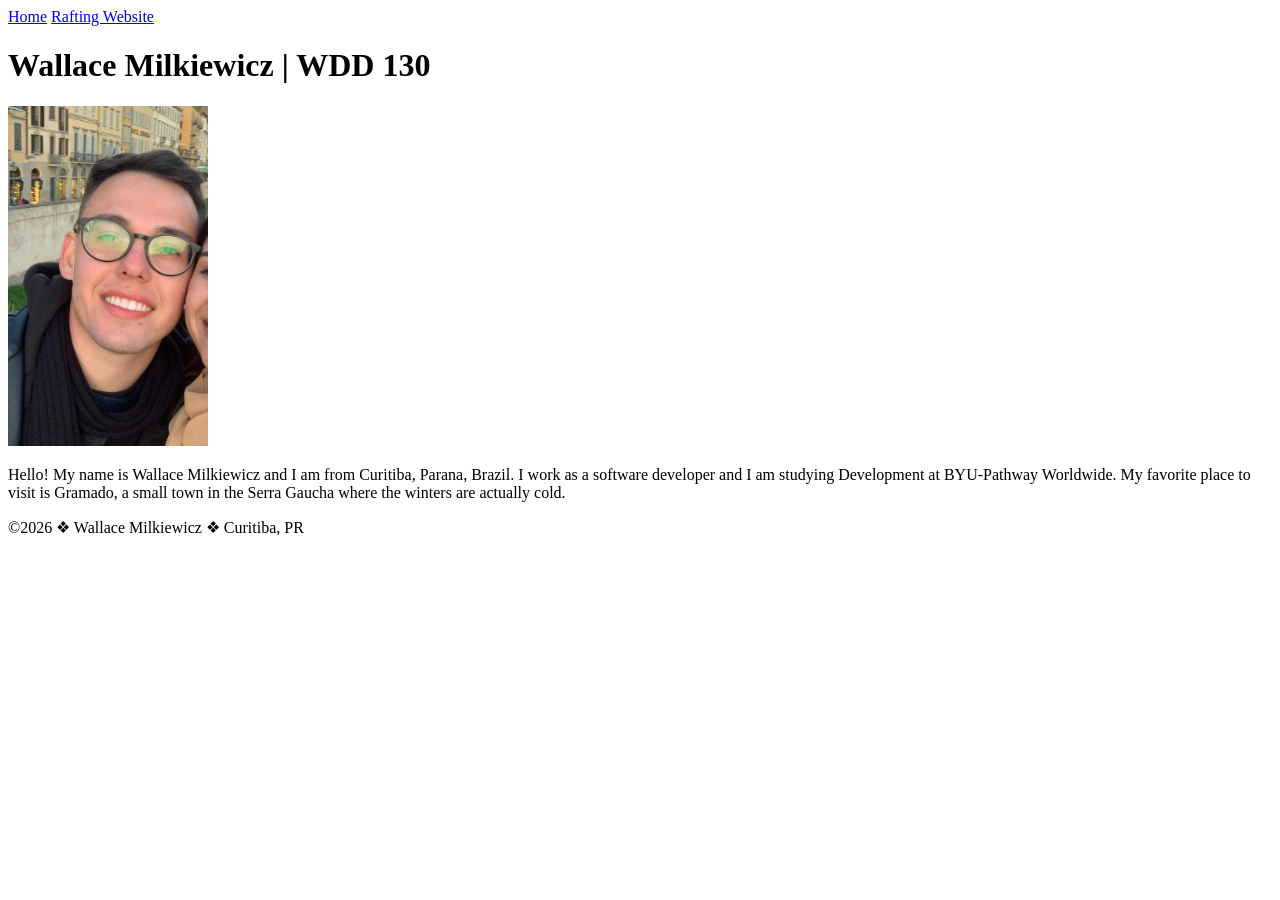
<file: index.html>
<!DOCTYPE html>
<html lang="en-US">
  <head>
    <meta charset="utf-8">
    <meta name="viewport" content="width=device-width,initial-scale=1.0">
    <title>Wallace Milkiewicz | WDD 130</title>
  </head>
  <body>
    <header>
      <nav>
        <a href="#">Home</a>
        <a href="wwr/">Rafting Website</a>
      </nav>
    </header>
    <main>
      <h1>Wallace Milkiewicz | WDD 130</h1>
      <img src="images/profile.jpg" alt="Hello, my name is Wallace Milkiewicz" width="200">
      <p>Hello! My name is Wallace Milkiewicz and I am from Curitiba, Parana, Brazil. I work as a
      software developer and I am studying Development at BYU-Pathway Worldwide. My
      favorite place to visit is Gramado, a small town in the Serra Gaucha where the winters are
      actually cold.</p>
    </main>
    <footer>
      <p>&copy;2026 &#10070; Wallace Milkiewicz &#10070; Curitiba, PR</p>
    </footer>
  </body>
</html>
</file>
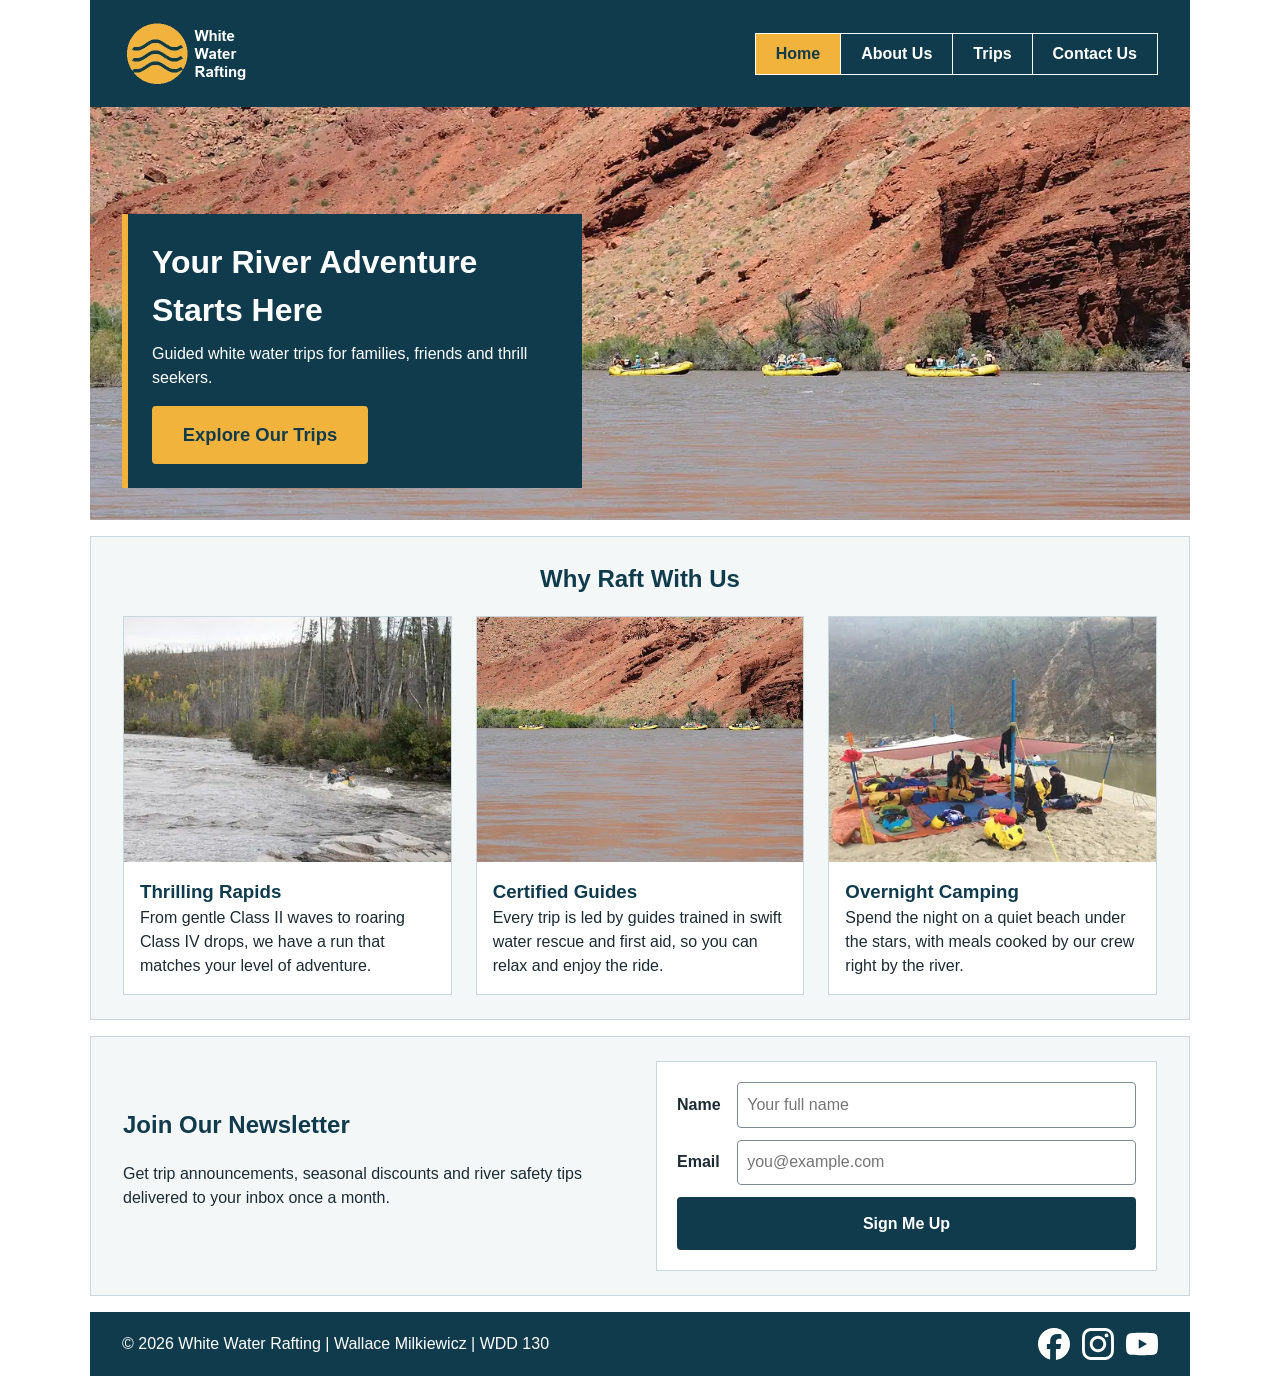
<file: wwr/index.html>
<!DOCTYPE html>
<html lang="en-US">
<head>
  <meta charset="utf-8">
  <meta name="viewport" content="width=device-width, initial-scale=1">
  <meta name="description" content="White Water Rafting offers guided half-day, full-day and overnight river trips in Utah. See what makes our rafting adventures special and sign up for our newsletter.">
  <meta name="author" content="Wallace Milkiewicz">
  <title>Home | White Water Rafting</title>
  <link rel="icon" type="image/webp" href="images/logo.webp">
  <link rel="stylesheet" href="styles/rafting.css">
</head>
<body>
  <header>
    <img src="images/logo.webp" alt="White Water Rafting logo: yellow circle with blue waves" width="300" height="150">
    <nav>
      <a href="index.html" class="active">Home</a>
      <a href="about.html">About Us</a>
      <a href="trips.html">Trips</a>
      <a href="contact.html">Contact Us</a>
    </nav>
  </header>

  <main>
    <section class="home-hero">
      <img src="images/home-hero.webp" alt="Four yellow rafts floating down a wide river beneath red canyon cliffs" width="1400" height="525">
      <div class="hero-message">
        <h1>Your River Adventure Starts Here</h1>
        <p>Guided white water trips for families, friends and thrill seekers.</p>
        <a href="trips.html" class="cta">Explore Our Trips</a>
      </div>
    </section>

    <section class="offerings">
      <h2>Why Raft With Us</h2>
      <div class="offer-grid">
        <article>
          <img src="images/adventure1.webp" alt="Raft paddling through a rocky rapid on a forested river" width="400" height="300" loading="lazy">
          <h3>Thrilling Rapids</h3>
          <p>From gentle Class II waves to roaring Class IV drops, we have a run that matches your level of adventure.</p>
        </article>
        <article>
          <img src="images/history.webp" alt="Four yellow rafts floating on a wide river beneath red canyon cliffs" width="600" height="400" loading="lazy">
          <h3>Certified Guides</h3>
          <p>Every trip is led by guides trained in swift water rescue and first aid, so you can relax and enjoy the ride.</p>
        </article>
        <article>
          <img src="images/adventure4.webp" alt="Rafters resting under a tarp shelter at a sandy riverside campsite" width="400" height="300" loading="lazy">
          <h3>Overnight Camping</h3>
          <p>Spend the night on a quiet beach under the stars, with meals cooked by our crew right by the river.</p>
        </article>
      </div>
    </section>

    <section class="newsletter">
      <div class="newsletter-text">
        <h2>Join Our Newsletter</h2>
        <p>Get trip announcements, seasonal discounts and river safety tips delivered to your inbox once a month.</p>
      </div>
      <form method="get" action="index.html" class="newsletter-form">
        <label for="fullname">Name</label>
        <input type="text" id="fullname" name="fullname" placeholder="Your full name" required>

        <label for="useremail">Email</label>
        <input type="email" id="useremail" name="useremail" placeholder="you@example.com" required>

        <button type="submit">Sign Me Up</button>
      </form>
    </section>
  </main>

  <footer>
    <p>&copy; 2026 White Water Rafting | Wallace Milkiewicz | WDD 130</p>
    <nav class="socialmedia">
      <a href="https://www.facebook.com" target="_blank" rel="noopener">
        <img src="images/facebook.svg" alt="Facebook" width="32" height="32">
      </a>
      <a href="https://www.instagram.com" target="_blank" rel="noopener">
        <img src="images/instagram.svg" alt="Instagram" width="32" height="32">
      </a>
      <a href="https://www.youtube.com" target="_blank" rel="noopener">
        <img src="images/youtube.svg" alt="YouTube" width="32" height="32">
      </a>
    </nav>
  </footer>
</body>
</html>
</file>
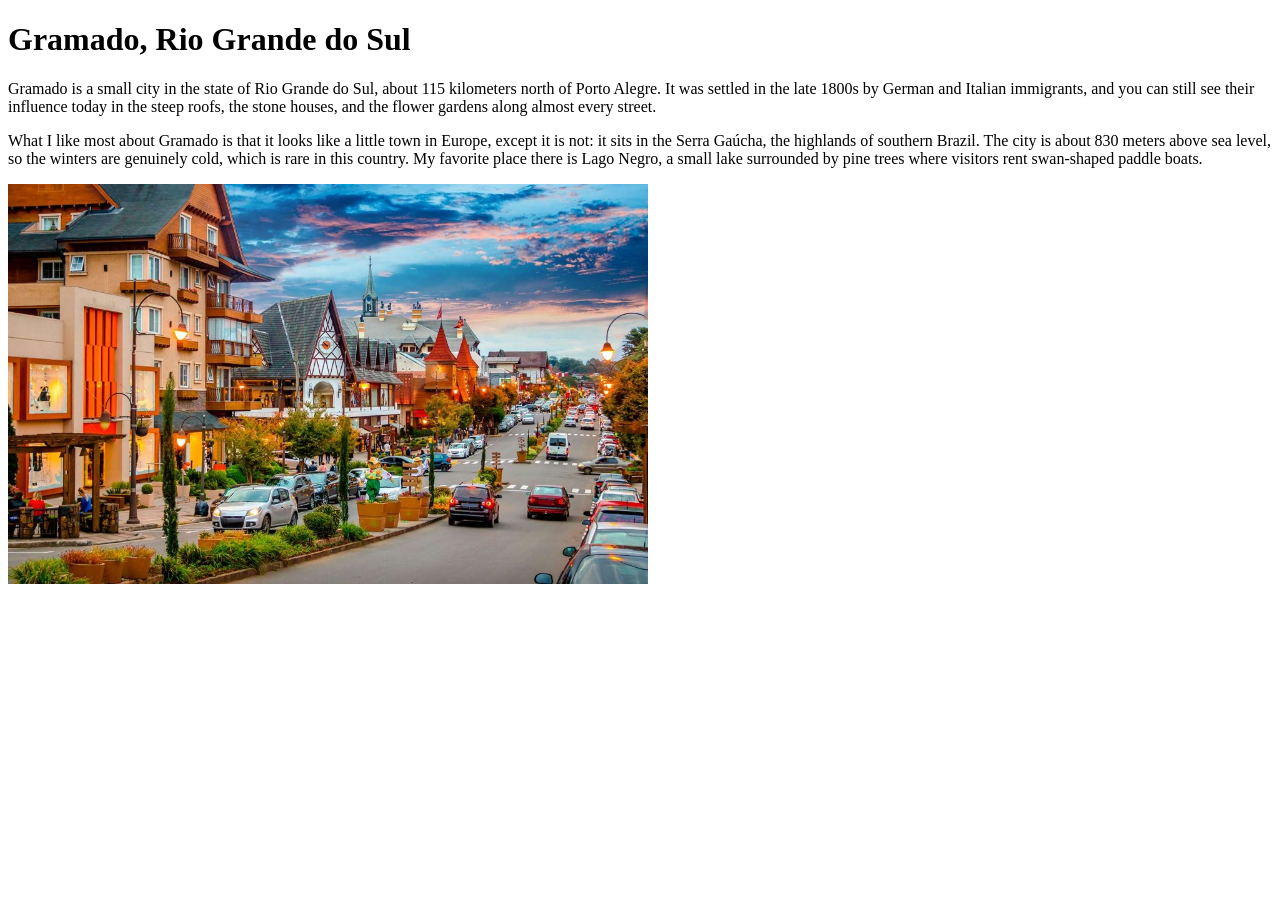
<file: week01/favorite-city.html>
<!DOCTYPE html>
<html lang="en">
<head>
    <meta charset="UTF-8">
    <meta name="viewport" content="width=device-width, initial-scale=1.0">
    <title>My Favorite City - Gramado</title>
</head>
<body>
    <h1>Gramado, Rio Grande do Sul</h1>

    <p>Gramado is a small city in the state of Rio Grande do Sul, about 115 kilometers north
    of Porto Alegre. It was settled in the late 1800s by German and Italian immigrants, and you
    can still see their influence today in the steep roofs, the stone houses, and the flower
    gardens along almost every street.</p>

    <p>What I like most about Gramado is that it looks like a little town in Europe, except it
    is not: it sits in the Serra Gaúcha, the highlands of southern Brazil. The city is about 830
    meters above sea level, so the winters are genuinely cold, which is rare in this country. My
    favorite place there is Lago Negro, a small lake surrounded by pine trees where visitors rent
    swan-shaped paddle boats.</p>

    <img src="images/gramado.jpg"
         alt="Main avenue of Gramado at dusk: half-timbered buildings with steep roofs and a clock tower, glowing shop windows, flower planters along the median, and cars lining the street"
         width="640">
</body>
</html>
</file>
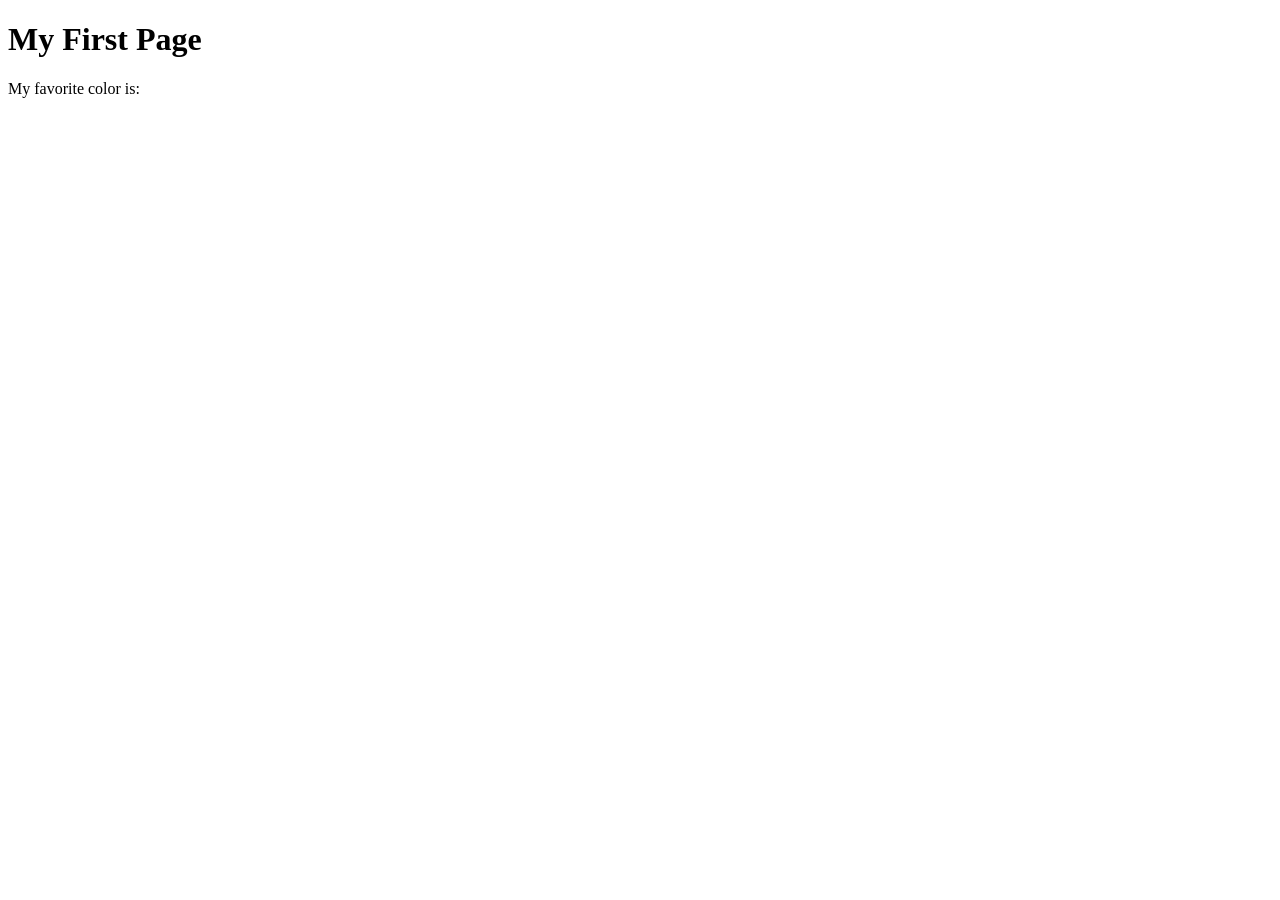
<file: week01/first-page.html>
<!DOCTYPE html>
<html lang="en">
<head>
    <meta charset="UTF-8">
    <meta name="viewport" content="width=device-width, initial-scale=1.0">
    <title>My First Page</title>
</head>
<body>
    <h1>My First Page</h1>
    <p>My favorite color is: </p>
</body>
</html>
</file>
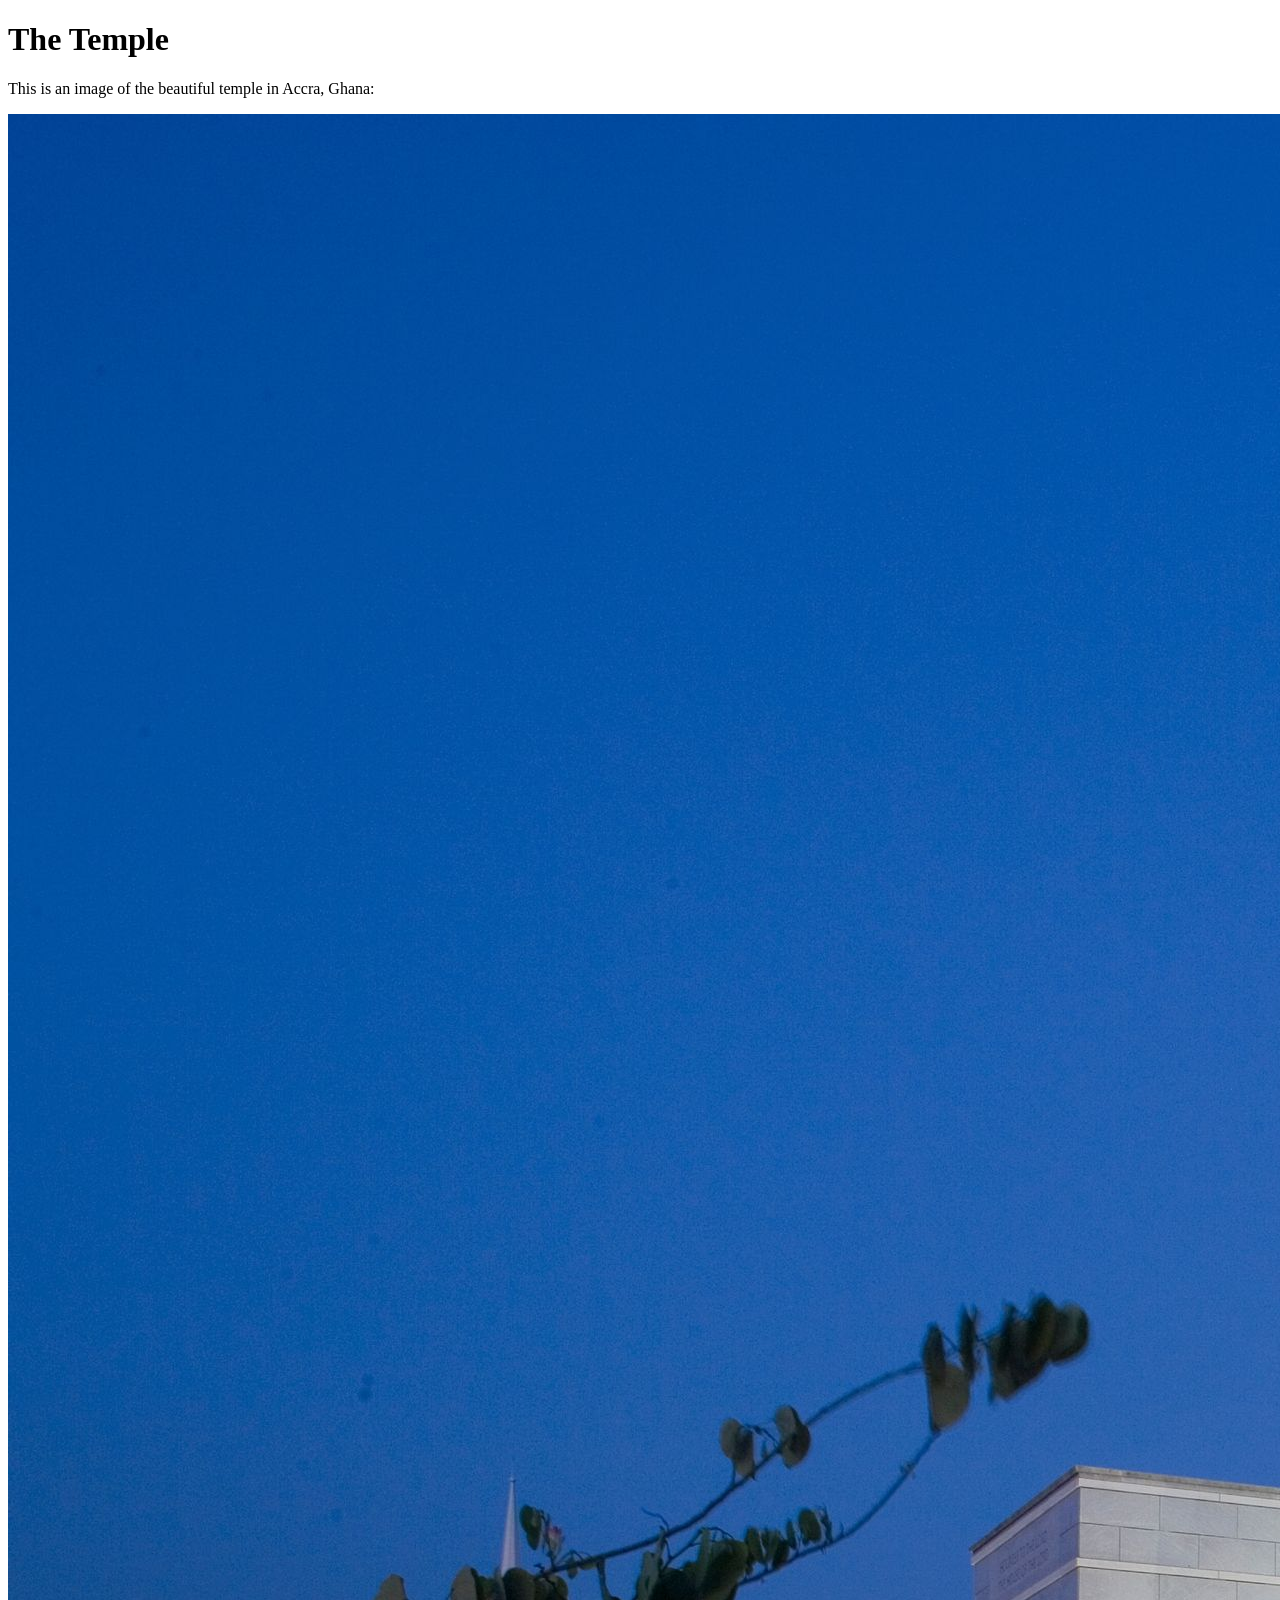
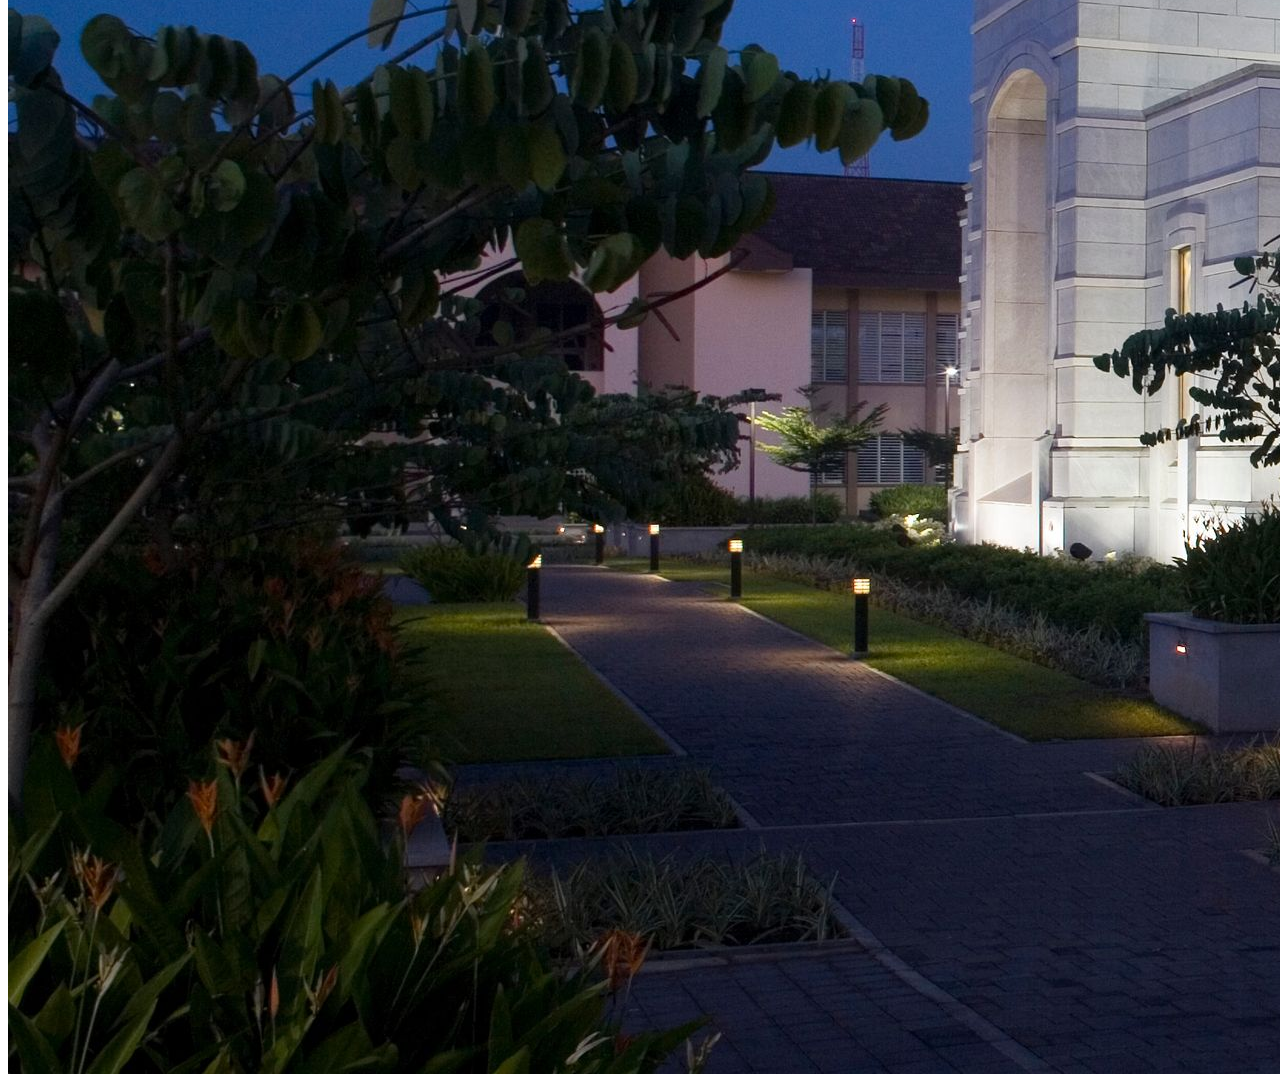
<file: week01/images.html>
<!DOCTYPE html>
<html lang="en">
<head>
    <meta charset="UTF-8">
    <meta name="viewport" content="width=device-width, initial-scale=1.0">
    <title>Temple Image</title>
</head>
<body>
    <h1>The Temple</h1>
    <p>This is an image of the beautiful temple in Accra, Ghana:</p>
    <img src="images/temple-large.jpeg" alt="The Accra Ghana Temple">
    
</body>
</html>
</file>
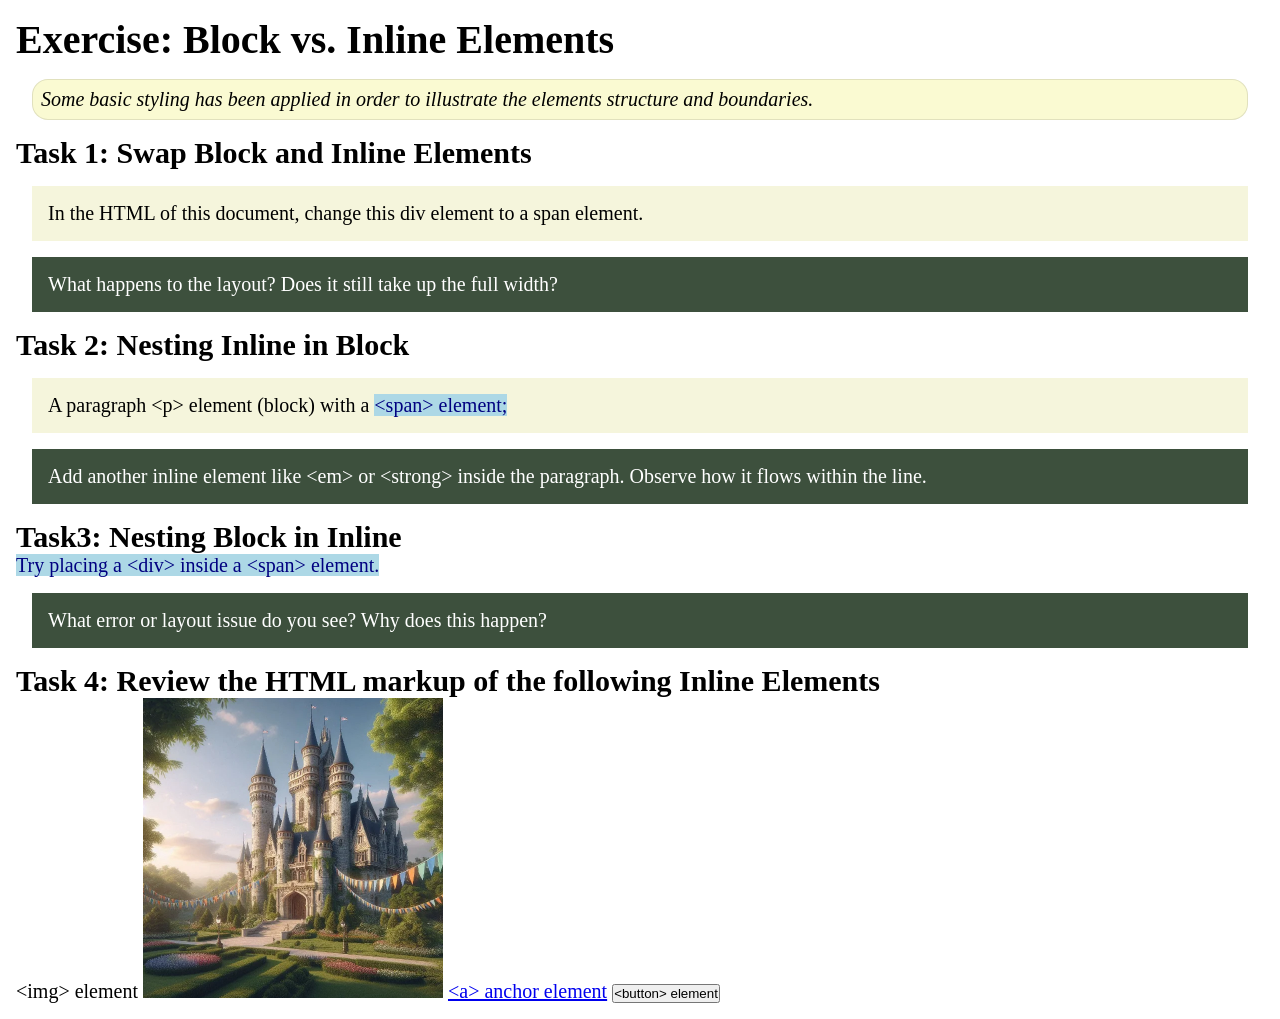
<file: week02/block-vs-inline.html>
<!DOCTYPE html>
<html lang="en">

<head>
    <meta charset="UTF-8">
    <meta name="viewport" content="width=device-width, initial-scale=1.0">
    <title>Exercise: Block vs. Inline Elements</title>
    <link rel="stylesheet" href="styles/block-vs-inline.css">
</head>

<body>
    <main>
        <h1>Exercise: Block vs. Inline Elements</h1>
        <p class="note">Some basic styling has been applied in order to illustrate the elements structure and
            boundaries.</p>

        <h2>Task 1: Swap Block and Inline Elements</h2>
        <div>In the HTML of this document, change this div element to a span element.</div>

        <p class="question">What happens to the layout? Does it still take up the full width?</p>

        <h2>Task 2: Nesting Inline in Block</h2>
        <p>A paragraph &lt;p&gt; element (block) with a <span>&lt;span&gt; element;</span></p>
        <p class="question">Add another inline element like &lt;em&gt; or &lt;strong&gt; inside the paragraph. Observe
            how it flows within the line.</p>

        <h2>Task3: Nesting Block in Inline</h2>
        <span>Try placing a &lt;div&gt; inside a &lt;span&gt; element.</span>
            <p class="question">What error or layout issue do you see? Why does this happen?</p>


            <h2>Task 4: Review the HTML markup of the following Inline Elements</h2>
        &lt;img&gt; element
        <img src="images/castle.webp" alt="placeholder image (images are inline)" width="300" height="300">
        <a href="https://churchofjesuschrist.org">&lt;a&gt; anchor element</a>
        <button type="button">&lt;button&gt; element</button>
    </main>
</body>

</html>
</file>
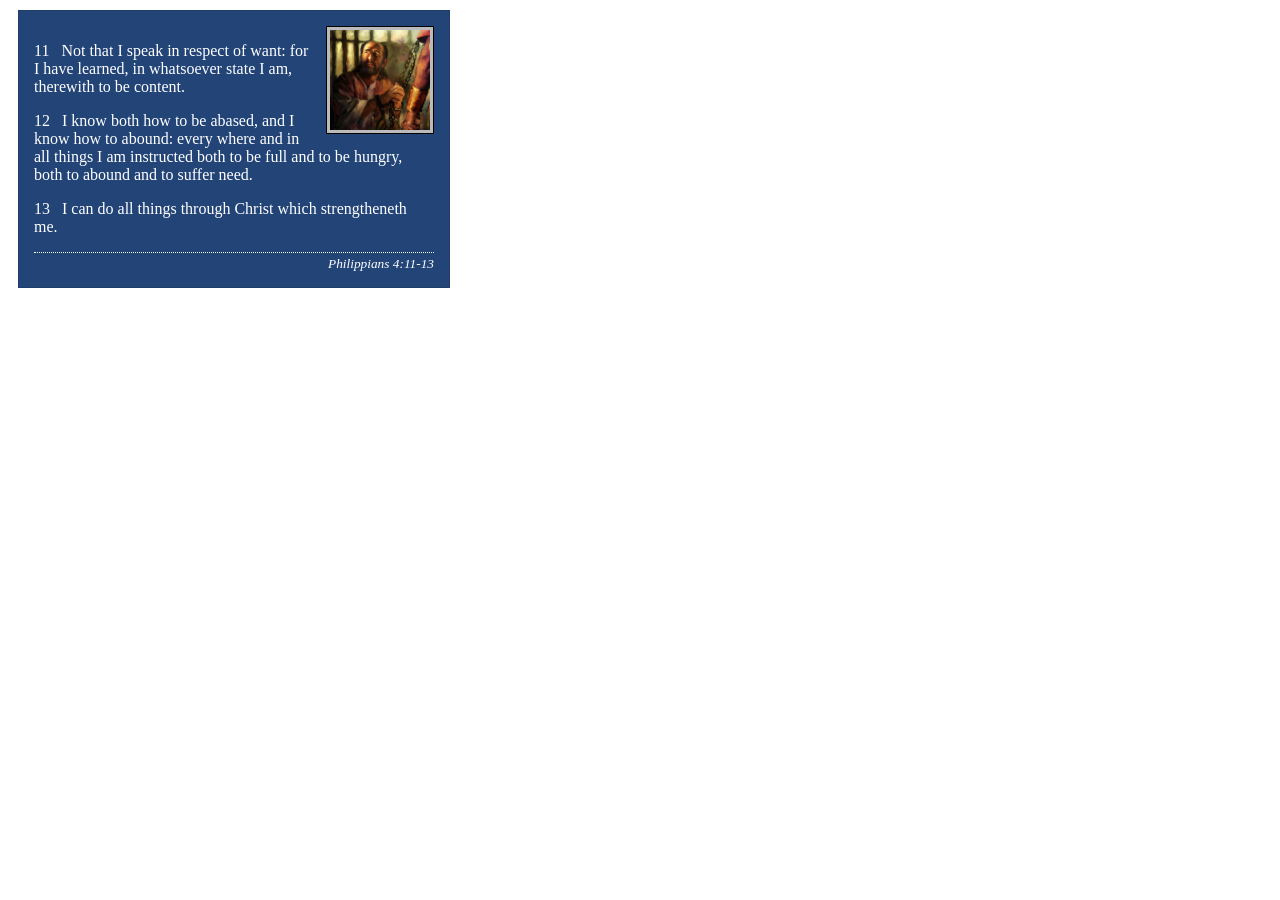
<file: week02/box-model-solution.html>
<!DOCTYPE html>
<html lang="en">
<head>
    <meta charset="UTF-8">
    <meta name="viewport" content="width=device-width, initial-scale=1.0">
    <title>Box Model Activity</title>
    <link rel="stylesheet" href="styles/box-model-solution.css">
</head>
<body>
    <main>
        <div class="callout">
            <img src="images/apostle-paul-imprisoned.webp" alt="Paul the Apostle - Imprisoned in Rome" width="200" height="200">
            <blockquote>
                <p>11 &nbsp; Not that I speak in respect of want: for I have learned, in whatsoever state I am, therewith to be content.</p>
                <p>12 &nbsp; I know both how to be abased, and I know how to abound: every where and in all things I am instructed both to be full and to be hungry, both to abound and to suffer need.</p>
                <p>13 &nbsp; I can do all things through Christ which strengtheneth me.</p>
            </blockquote>
            <cite>Philippians 4:11-13</cite>
        </div>
    </main>
</body>
</html>
</file>
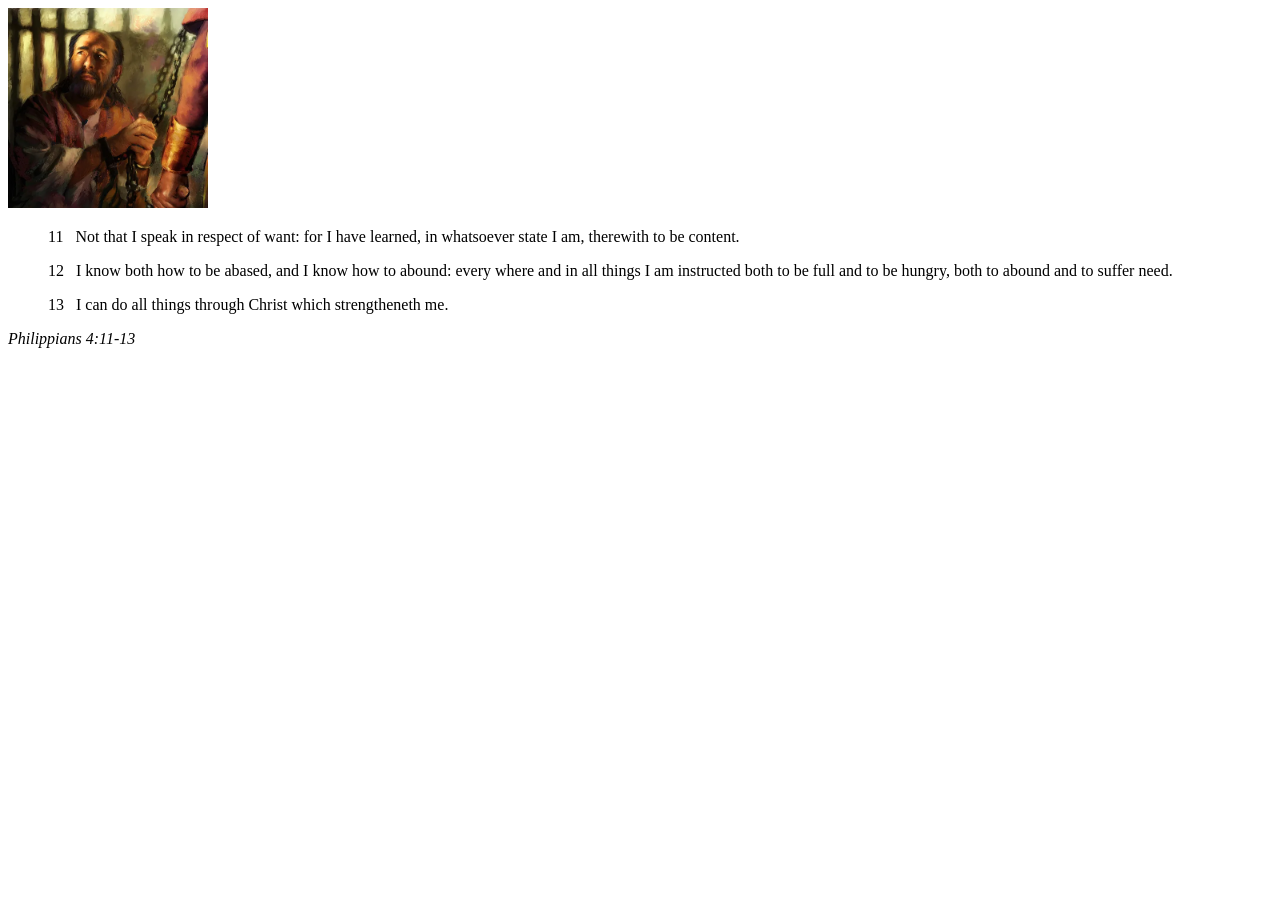
<file: week02/box-model.html>
<!DOCTYPE html>
<html lang="en">
<head>
    <meta charset="UTF-8">
    <meta name="viewport" content="width=device-width, initial-scale=1.0">
    <title>Box Model Activity</title>
</head>
<body>
    <main>
        <div class="callout">
            <img src="images/apostle-paul-imprisoned.webp" alt="Paul the Apostle - Imprisoned in Rome" width="200" height="200">
            <blockquote>
                <p>11 &nbsp; Not that I speak in respect of want: for I have learned, in whatsoever state I am, therewith to be content.</p>
                <p>12 &nbsp; I know both how to be abased, and I know how to abound: every where and in all things I am instructed both to be full and to be hungry, both to abound and to suffer need.</p>
                <p>13 &nbsp; I can do all things through Christ which strengtheneth me.</p>
            </blockquote>
            <cite>Philippians 4:11-13</cite>
        </div>
    </main>
</body>
</html>
</file>
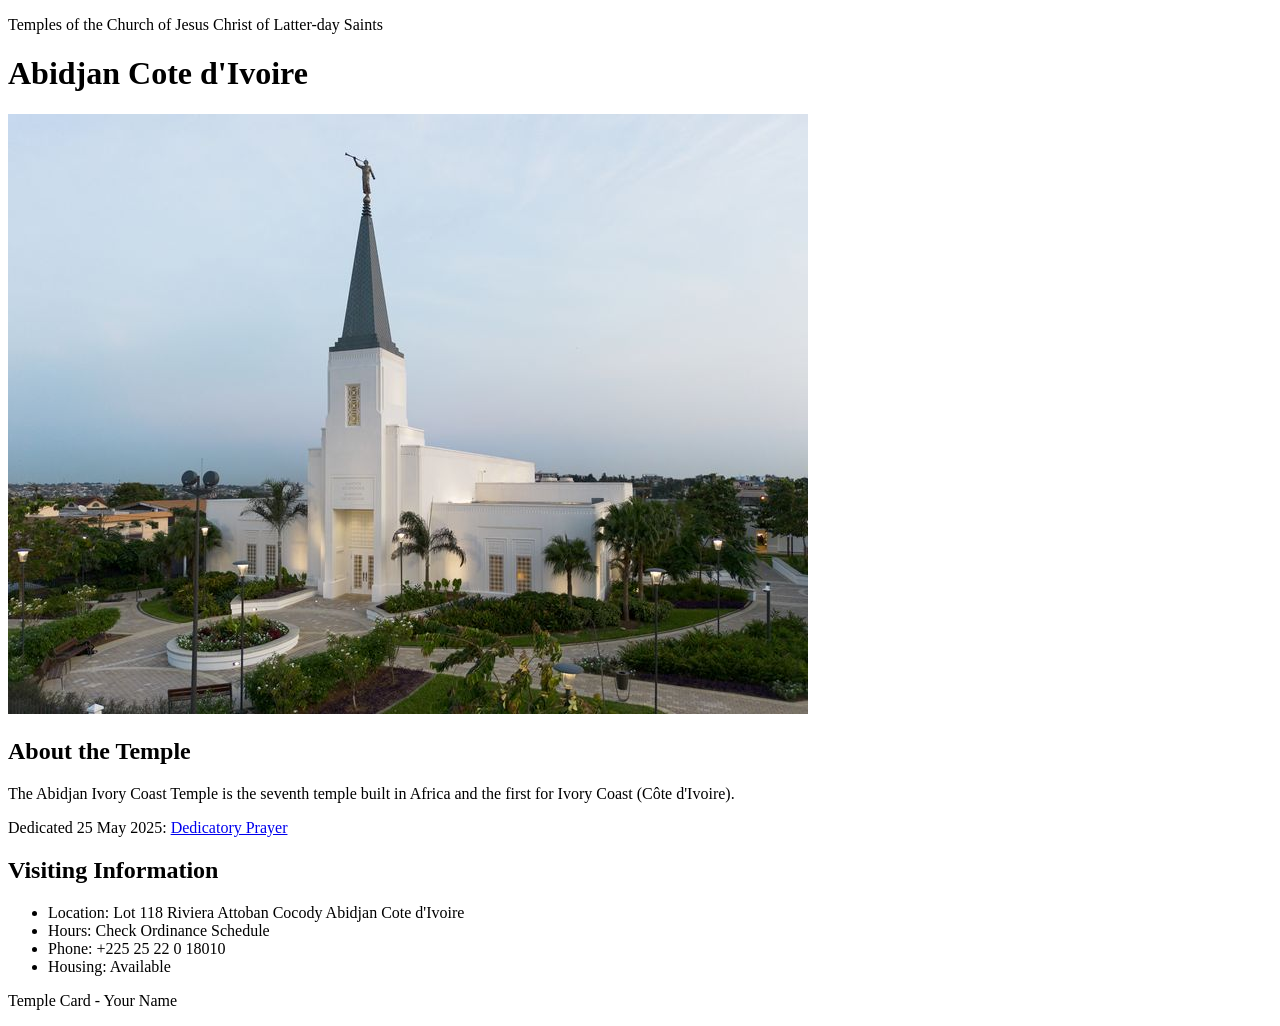
<file: week02/temple.html>
<!DOCTYPE html>
<html lang="en">

<head>
    <meta charset="UTF-8">
    <meta name="viewport" content="width=device-width, initial-scale=1.0">
    <title>Temple Card - Abidjan Cote d'Ivoire</title>
</head>

<body>
    <header>
        <p>Temples of the Church of Jesus Christ of Latter-day Saints</p>
    </header>
    <main>
        <h1>Abidjan Cote d'Ivoire</h1>
        <picture>
            <img src="images/abidjan-ivory-coast.jpeg" alt="Abidjan Cote d'Ivoire Temple">
        </picture>
        <section>
            <h2>About the Temple</h2>
            <p>The Abidjan Ivory Coast Temple is the seventh temple built in Africa and the first for Ivory Coast (Côte
                d'Ivoire).</p>
            <p>Dedicated 25 May 2025: <a
                    href="https://www.churchofjesuschrist.org/temples/dedicatory-prayer/abidjan-ivory-coast-temple/2025-05-25?lang=eng"
                    target="_blank" rel="noopener noreferrer">Dedicatory Prayer</a></p>
        </section>
        <section>
            <h2>Visiting Information</h2>
            <ul>
                <li>Location: Lot 118 Riviera Attoban Cocody Abidjan Cote d'Ivoire</li>
                <li>Hours: Check Ordinance Schedule</li>
                <li>Phone: +225 25 22 0 18010</li>
                <li>Housing: Available</li>
            </ul>
        </section>
    </main>
    <footer>
        <p>Temple Card - Your Name</p>
    </footer>
</body>

</html>
</file>
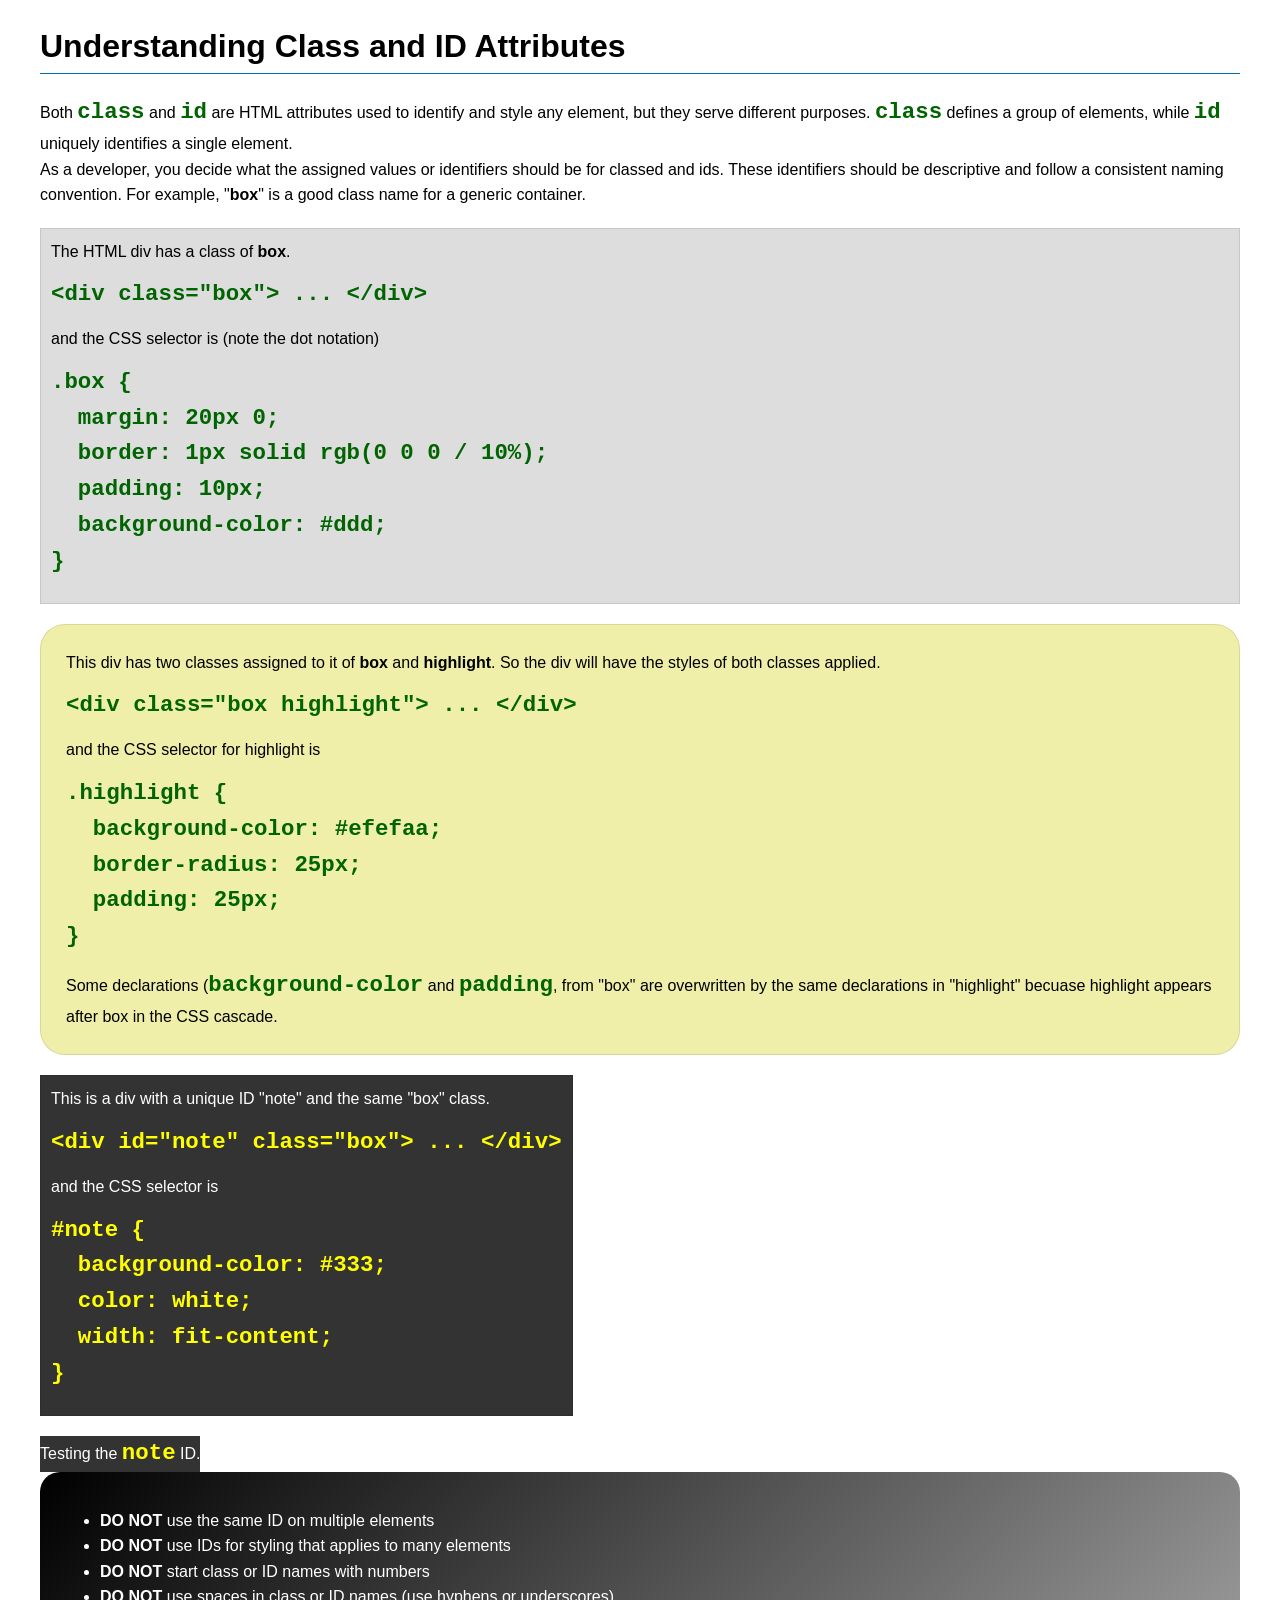
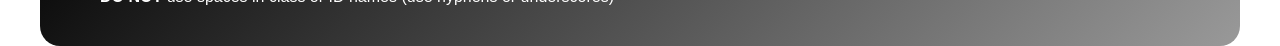
<file: week03/class-and-id.html>
<!DOCTYPE html>
<html lang="en">

<head>
    <meta charset="UTF-8">
    <meta name="viewport" content="width=device-width, initial-scale=1.0">
    <title>Class vs ID Attributes</title>
    <link rel="stylesheet" href="styles/class-and-id.css">
</head>

<body>
    <h1>Understanding Class and ID Attributes</h1>
    <p>Both <code>class</code> and <code>id</code> are HTML attributes used to identify and style any element, but they
        serve different purposes. <code>class</code> defines a group of elements, while <code>id</code> uniquely
        identifies a single element.</p>
    <p>As a developer, you decide what the assigned values or identifiers should be for classed and ids. These
        identifiers should be
        descriptive and follow a consistent naming convention. For example, "<strong>box</strong>" is a good class name
        for a generic container.</p>
    <div class="box">
        <p>The HTML div has a class of <strong>box</strong>.</p>
        <pre><code class="html">&lt;div class="box"&gt; ... &lt;/div&gt;</code></pre>
        and the CSS selector is (note the dot notation)
        <pre><code class="css">.box {
  margin: 20px 0;
  border: 1px solid rgb(0 0 0 / 10%);
  padding: 10px;
  background-color: #ddd; 
}</code></pre>
    </div>

    <div class="box highlight">
        <p>This div has two classes assigned to it of <strong>box</strong> and <strong>highlight</strong>. So the div
            will have the styles of both classes applied.</p>
        <pre><code class="html">&lt;div class="box highlight"&gt; ... &lt;/div&gt;</code></pre>
        and the CSS selector for highlight is
        <pre><code class="css">.highlight {
  background-color: #efefaa;
  border-radius: 25px;
  padding: 25px;
}</code></pre>
<p>Some declarations (<code>background-color</code> and <code>padding</code>, from "box" are overwritten by the same declarations in "highlight" becuase highlight appears after box in the CSS cascade.</p>
    </div>

    <div id="note" class="box">
        <p>This is a div with a unique ID "note" and the same "box" class.</p>
        <pre><code class="html">&lt;div id="note" class="box"&gt; ... &lt;/div&gt;</code></pre>
        and the CSS selector is
        <pre><code class="css">#note {
  background-color: #333;
  color: white;
  width: fit-content;
}</code></pre>
    </div>

    <div id="note">
        <p>Testing the <code>note</code> ID.</p>
    </div>

    <section id="best-practice">
        <ul>
            <li><strong>DO NOT</strong> use the same ID on multiple elements</li>
            <li><strong>DO NOT</strong> use IDs for styling that applies to many elements</li>
            <li><strong>DO NOT</strong> start class or ID names with numbers</li>
            <li><strong>DO NOT</strong> use spaces in class or ID names (use hyphens or underscores)</li>
        </ul>
    </section>




</body>

</html>
</file>
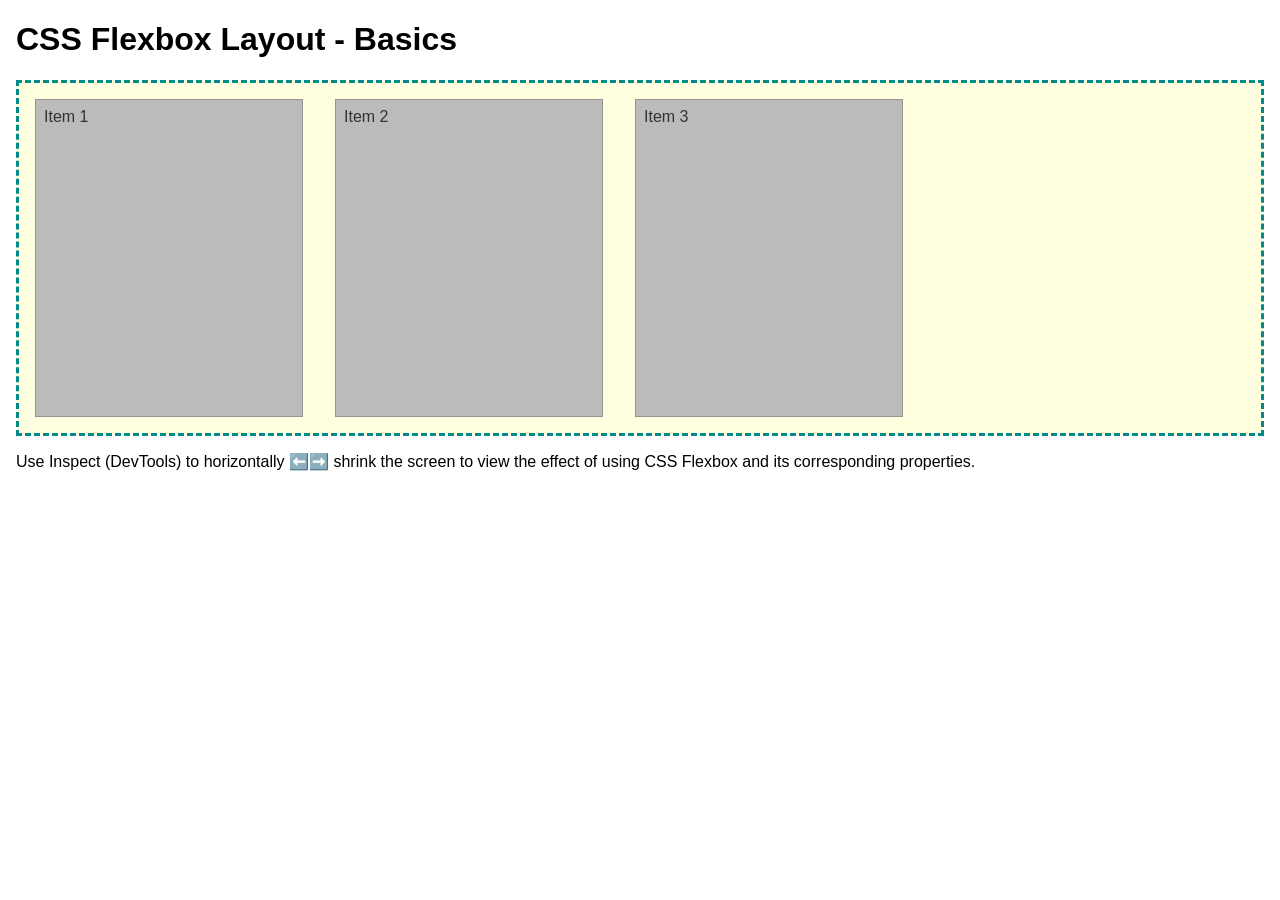
<file: week04/flexbox-layout.html>
<!DOCTYPE html>
<html lang="en">
<head>
    <meta charset="UTF-8">
    <meta name="viewport" content="width=device-width, initial-scale=1.0">
    <title>CSS Flexbox Layout - Basics</title>
    <link rel="stylesheet" href="styles/flexbox.css">
</head>
<body>
    <main>
        <h1>CSS Flexbox Layout - Basics</h1>
        <div class="flex-container">
            <div class="flex-item item1">Item 1</div>
            <div class="flex-item item2">Item 2</div>
            <div class="flex-item item3">Item 3</div>
        </div>
        <p>Use Inspect (DevTools) to horizontally ⬅️➡️ shrink the screen to view the effect of using CSS Flexbox and its corresponding properties.</p>
    </main>
</body>
</html>
</file>
<file: wwr/styles/rafting.css>
/* ===== Base ===== */
* {
  box-sizing: border-box;
}

body {
  margin: 0 auto;
  max-width: 1100px;
  font-family: Arial, Helvetica, sans-serif;
  color: #1c2b33;
  background-color: #ffffff;
  line-height: 1.5;
}

img {
  max-width: 100%;
  height: auto;
  display: block;
}

h1,
h2 {
  text-align: center;
  color: #0f3b4c;
  margin-top: 0;
}

/* ===== Header (Grid) ===== */
header {
  display: grid;
  grid-template-columns: auto 1fr;
  align-items: center;
  gap: 1rem;
  padding: 1rem 2rem;
  background-color: #0f3b4c;
}

header img {
  width: 150px;
}

/* ===== Header Nav (Flex) ===== */
header nav {
  display: flex;
  justify-content: flex-end;
  align-items: center;
}

header nav a {
  padding: 0.5rem 1.25rem;
  color: #ffffff;
  text-decoration: none;
  font-weight: 600;
  border: 1px solid #ffffff;
  border-right: none;
}

header nav a:last-child {
  border-right: 1px solid #ffffff;
}

header nav a:hover,
header nav a.active {
  background-color: #f2b33d;
  color: #0f3b4c;
}

/* ===== Sections ===== */
section,
.contact-grid {
  margin: 1rem 0;
  padding: 1.5rem 2rem;
  border: 1px solid #c9d6dc;
  background-color: #f4f7f8;
}

/* Hero */
.hero-content {
  display: grid;
  grid-template-columns: 1fr auto;
  align-items: center;
  gap: 1.5rem;
  padding: 1rem;
  border: 1px solid #c9d6dc;
  background-color: #ffffff;
}

.hero-content img {
  width: 200px;
}

/* History: texto | imagem | texto */
.history {
  display: grid;
  grid-template-columns: 1fr auto 1fr;
  align-items: center;
  gap: 2rem;
}

.history h2 {
  grid-column: 1 / 4;
  margin-bottom: 0;
}

.history p {
  margin: 0;
}

.history img {
  width: 300px;
}

/* Adventure: 5 imagens lado a lado */
.gallery {
  display: grid;
  grid-template-columns: repeat(5, 1fr);
  gap: 1rem;
}

figure {
  margin: 0;
}

figcaption {
  text-align: center;
  font-size: 0.9rem;
  margin-top: 0.5rem;
}

/* ===== Footer ===== */
footer {
  display: flex;
  justify-content: space-between;
  align-items: center;
  padding: 1rem 2rem;
  background-color: #0f3b4c;
  color: #ffffff;
}

footer p {
  margin: 0;
}

.socialmedia {
  display: flex;
  gap: 0.75rem;
}

.socialmedia img {
  width: 32px;
}

/* ===== Contact: company info ===== */
.contact-info address {
  font-style: normal;
  text-align: center;
}

.contact-info address p {
  margin: 0.25rem 0;
}

.contact-info address a {
  color: #0f3b4c;
  font-weight: 600;
}

/* Contact: map | form */
.contact-grid {
  display: grid;
  grid-template-columns: 1fr 1fr;
  gap: 2rem;
  align-items: start;
}

.map iframe {
  width: 100%;
  height: 100%;
  min-height: 400px;
  border: 1px solid #c9d6dc;
}

/* Contact form */
.contact-form {
  display: flex;
  flex-direction: column;
  gap: 0.5rem;
  padding: 1rem;
  border: 1px solid #c9d6dc;
  background-color: #ffffff;
}

.contact-form label {
  font-weight: 600;
}

.contact-form input[type="text"],
.contact-form input[type="email"],
.contact-form textarea {
  width: 100%;
  padding: 0.6rem;
  font: inherit;
  color: #1c2b33;
  background-color: #ffffff;
  border: 1px solid #7a8c94;
  border-radius: 4px;
  margin-bottom: 0.75rem;
}

.contact-form fieldset {
  margin: 0 0 0.75rem 0;
  padding: 0.75rem 1rem;
  border: 1px solid #c9d6dc;
  border-radius: 4px;
}

.contact-form legend {
  font-weight: 600;
  padding: 0 0.5rem;
}

.contact-form .choice {
  display: block;
  font-weight: 400;
  margin: 0.25rem 0;
}

.contact-form .choice input {
  margin-right: 0.5rem;
}

.contact-form button {
  width: 100%;
  margin-top: 0.75rem;
  padding: 0.9rem;
  font: inherit;
  font-size: 1.2rem;
  font-weight: 700;
  color: #ffffff;
  background-color: #0f3b4c;
  border: 2px solid #0f3b4c;
  border-radius: 4px;
  cursor: pointer;
}

.contact-form button:hover {
  color: #0f3b4c;
  background-color: #f2b33d;
}

/* Employees: 3 perfis lado a lado */
.team {
  display: grid;
  grid-template-columns: repeat(3, 1fr);
  gap: 1.5rem;
}

.team img {
  width: 100%;
  border: 1px solid #c9d6dc;
}

/* ===== Call to action button (Home + Trips) ===== */
.cta {
  display: inline-block;
  padding: 0.8rem 1.8rem;
  font-size: 1.15rem;
  font-weight: 700;
  color: #0f3b4c;
  background-color: #f2b33d;
  border: 2px solid #f2b33d;
  border-radius: 4px;
  text-decoration: none;
}

.cta:hover {
  color: #ffffff;
  background-color: #0f3b4c;
  border-color: #ffffff;
}

/* ===== Home: hero (full width image + heading) ===== */
section.home-hero {
  position: relative;
  margin: 0;
  padding: 0;
  border: none;
}

.home-hero img {
  width: 100%;
}

.hero-message {
  position: absolute;
  left: 2rem;
  bottom: 2rem;
  max-width: 460px;
  padding: 1.5rem;
  color: #ffffff;
  background-color: #0f3b4c;
  border-left: 6px solid #f2b33d;
}

.hero-message h1 {
  color: #ffffff;
  text-align: left;
  font-size: 2rem;
  margin-bottom: 0.5rem;
}

.hero-message p {
  margin: 0 0 1rem 0;
}

/* ===== Home: offerings (Grid) ===== */
.offer-grid {
  display: grid;
  grid-template-columns: repeat(3, 1fr);
  gap: 1.5rem;
}

.offer-grid article {
  background-color: #ffffff;
  border: 1px solid #c9d6dc;
}

.offer-grid img {
  width: 100%;
  aspect-ratio: 4 / 3;
  object-fit: cover;
}

.offer-grid h3,
.offer-grid p {
  margin: 0;
  padding: 0 1rem;
}

.offer-grid h3 {
  padding-top: 1rem;
  color: #0f3b4c;
}

.offer-grid p {
  padding-bottom: 1rem;
}

/* ===== Home: newsletter (text | form) ===== */
.newsletter {
  display: grid;
  grid-template-columns: 1fr 1fr;
  gap: 2rem;
  align-items: center;
}

.newsletter-text h2 {
  text-align: left;
}

.newsletter-form {
  display: grid;
  grid-template-columns: auto 1fr;
  gap: 0.75rem 1rem;
  align-items: center;
  padding: 1.25rem;
  background-color: #ffffff;
  border: 1px solid #c9d6dc;
}

.newsletter-form label {
  font-weight: 600;
}

.newsletter-form input {
  width: 100%;
  padding: 0.6rem;
  font: inherit;
  color: #1c2b33;
  background-color: #ffffff;
  border: 1px solid #7a8c94;
  border-radius: 4px;
}

.newsletter-form button {
  grid-column: 1 / 3;
  padding: 0.8rem;
  font: inherit;
  font-weight: 700;
  color: #ffffff;
  background-color: #0f3b4c;
  border: 2px solid #0f3b4c;
  border-radius: 4px;
  cursor: pointer;
}

.newsletter-form button:hover {
  color: #0f3b4c;
  background-color: #f2b33d;
}

/* ===== Trips ===== */
.trips-intro p {
  max-width: 750px;
  margin: 0 auto;
  text-align: center;
}

/* Trip cards: 2 columns, image | text inside each card */
.trip-list {
  display: grid;
  grid-template-columns: 1fr 1fr;
  gap: 1.5rem;
}

.trip-list > h2 {
  grid-column: 1 / -1;
  margin-bottom: 0;
}

.trip {
  display: grid;
  grid-template-columns: 180px 1fr;
  gap: 1rem;
  padding: 1rem;
  background-color: #ffffff;
  border: 1px solid #c9d6dc;
}

.trip img {
  width: 100%;
  height: 100%;
  object-fit: cover;
}

.trip h2 {
  text-align: left;
  font-size: 1.3rem;
  margin-bottom: 0.5rem;
}

.trip p {
  margin: 0 0 0.5rem 0;
}

.trip-facts {
  font-weight: 700;
  color: #0f3b4c;
}

/* Trip summary table */
.table-wrap {
  overflow-x: auto;
}

table {
  width: 100%;
  border-collapse: collapse;
  background-color: #ffffff;
}

caption {
  margin-bottom: 0.75rem;
  font-style: italic;
}

th,
td {
  padding: 0.75rem 1rem;
  text-align: left;
  border: 1px solid #c9d6dc;
}

thead th {
  color: #ffffff;
  background-color: #0f3b4c;
}

tbody tr:nth-child(even) {
  background-color: #e6eef1;
}

/* Book now call to action */
.book-now {
  text-align: center;
  color: #ffffff;
  background-color: #0f3b4c;
}

.book-now h2 {
  color: #ffffff;
}

/* ===== Small screens ===== */
@media (max-width: 700px) {
  header,
  .hero-content,
  .history {
    grid-template-columns: 1fr;
    justify-items: center;
  }

  .history h2 {
    grid-column: auto;
  }

  header nav {
    flex-wrap: wrap;
    justify-content: center;
  }

  .gallery {
    grid-template-columns: repeat(2, 1fr);
  }

  .contact-grid,
  .team,
  .offer-grid,
  .newsletter,
  .trip-list,
  .trip {
    grid-template-columns: 1fr;
  }

  .hero-message {
    position: static;
    max-width: none;
  }

  footer {
    flex-direction: column;
    gap: 1rem;
    text-align: center;
  }
}
</file>
<file: week02/styles/block-vs-inline.css>
* {
    margin: 0;
    padding: 0;
}

body {
    font-size: 20px;
    margin: 1rem;
}

p,
div {
    background-color: beige;
    margin: 1rem;
    padding: 1rem;
}

span {
    color: navy;
    background-color: lightblue;
}

code {
    margin: 0;
    padding: 0;
    color: green;
    font-size: 1.2rem;
}

.note {
    font-style: italic;
    background-color: lightgoldenrodyellow;
    border-radius: 1rem;
    border: 1px solid rgb(0 0 0 / 10%);
    margin: 1rem;
    padding: .5rem;
}

.question {
    background-color: #3d503d;
    color: #fff;
}
</file>
<file: week02/styles/box-model-solution.css>
.callout {
    max-width: 400px;
    margin: 10px;
    border: 1px solid rgba(0, 0, 0, .1);
    padding: 15px;
    background-color: #247;
    color: #fff;
}

.callout img {
    float: right;
    margin: 0 0 10px 15px;
    border: 1px solid #000;
    padding: 3px;
    background-color: #bbb;
    width: 100px;
    height: auto;

}

blockquote {
    margin: 0;
}

cite {
    display: block;
    border-top: 1px dotted #fff;
    padding-top: 3px;
    text-align: right;
    font-size: smaller;
}
</file>
<file: week03/styles/class-and-id.css>
body {
    font-family: Arial, sans-serif;
    line-height: 1.6;
    margin: 0;
    padding: 0 40px;
}

h1 {
    border-bottom: 1px solid rgb(0 110 182);
    padding-bottom: 0;
}



p {
    margin: 0;
}

code {
    color: darkgreen;
    font-weight: 700;
    font-size: 1.4rem;
}

/* Class examples - can be reused */

.box {
    margin: 20px 0;
    border: 1px solid rgb(0 0 0 / 10%);
    padding: 10px;
    background-color: #ddd; /* this is shorthand for #dddddd */
}

.highlight {
    background-color: #efefaa;
    border-radius: 25px;
    padding: 25px;
}

/* ID examples - should be unique */

#note {
    background-color: #333;
    color: white;
    width: fit-content;
}

#note code {
    color: yellow;
}

#best-practice {
    background: linear-gradient(135deg, #000 0%, #999 100%);
    color: white;
    border-radius: 20px;
    padding: 20px
}
</file>
<file: week04/styles/flexbox.css>
body {
    font-family: Helvetica, Arial, sans-serif;
    margin: 1rem;
}

.flex-container {
    border: 3px dashed darkcyan;
    background-color: lightyellow;
    display: flex;
    flex-wrap: wrap;
}

.flex-item {
    width: 250px;
    margin: 1rem;
    border: 1px solid rgb(0 0 0 / 20%);
    padding: 0.5rem;
    background-color: #bbb;
    color: #333;
}

.item1 {
    min-height: 100px;
}

.item2 {
    min-height: 200px;
}

.item3 {
    min-height: 300px;
}
</file>
